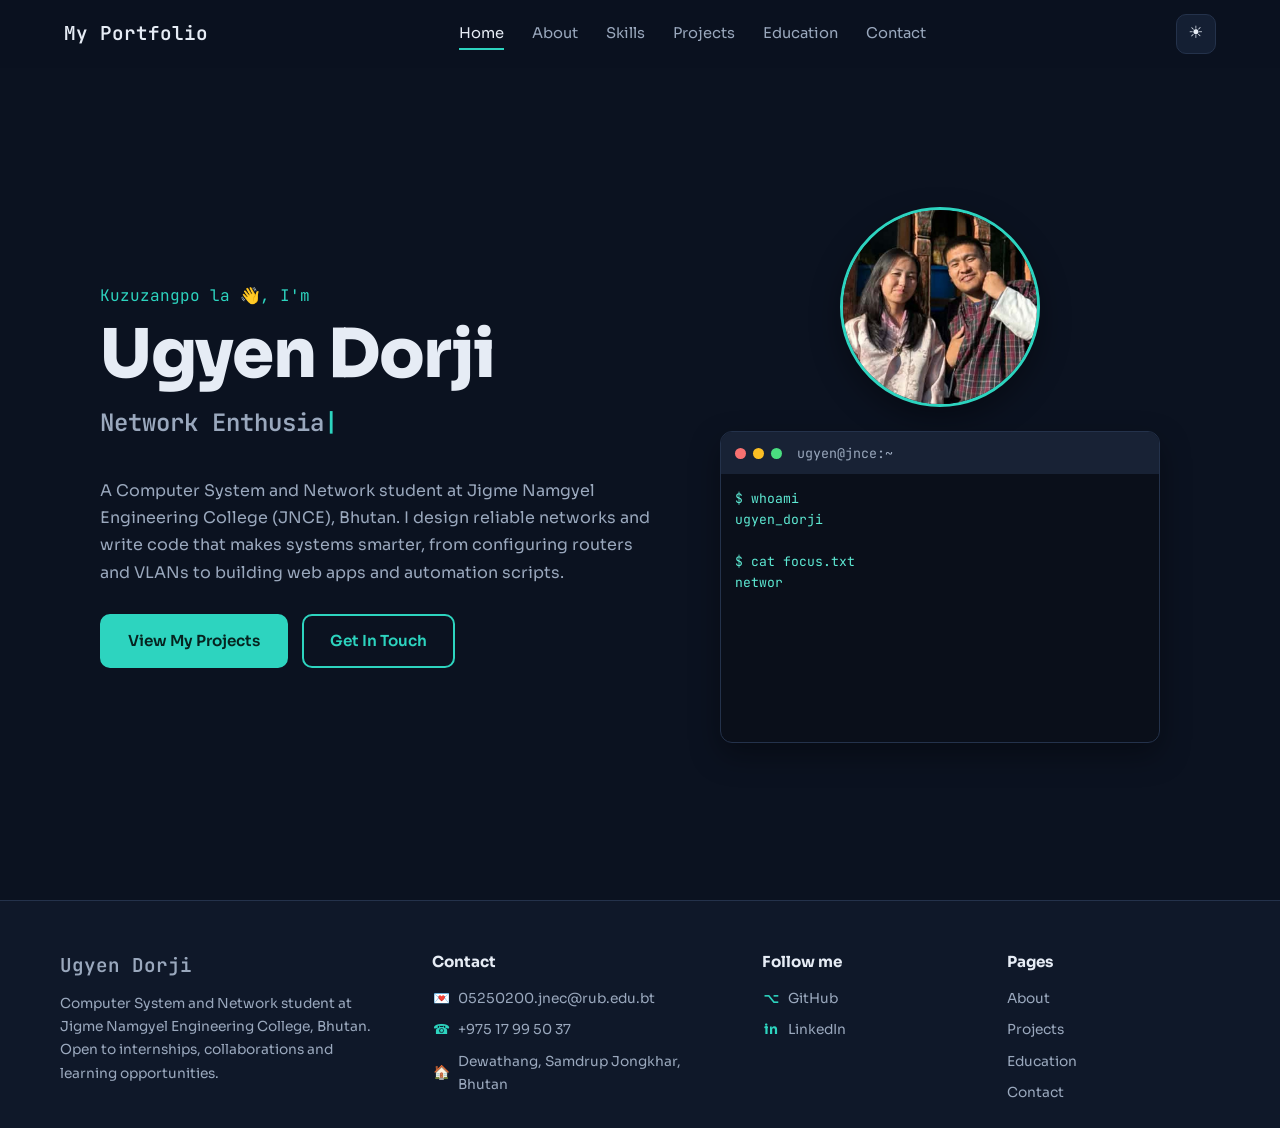
<file: index.html>
<!DOCTYPE html>
<html lang="en" data-theme="dark">
<head>
  <meta charset="UTF-8" />
  <meta name="viewport" content="width=device-width, initial-scale=1.0" />
  <meta name="description" content="Ugyen Dorji - Computer System and Network student at Jigme Namgyel Engineering College (JNCE), Bhutan. Networking and coding portfolio." />
  <title>Ugyen Dorji | Portfolio</title>
  <link rel="preconnect" href="https://fonts.googleapis.com" />
  <link rel="preconnect" href="https://fonts.gstatic.com" crossorigin />
  <link href="https://fonts.googleapis.com/css2?family=Sora:wght@400;600;700;800&family=JetBrains+Mono:wght@400;600&display=swap" rel="stylesheet" />
  <link rel="stylesheet" href="style.css" />
</head>
<body>

  <!-- ============ NAVBAR ============ -->
  <header class="navbar" id="navbar">
    <a href="index.html" class="logo"><span>My Portfolio</span></a>

    <nav class="nav-links" id="navLinks" aria-label="Main navigation">
      <a href="index.html" class="nav-link active" aria-current="page">Home</a>
      <a href="about.html" class="nav-link">About</a>
      <a href="skills.html" class="nav-link">Skills</a>
      <a href="projects.html" class="nav-link">Projects</a>
      <a href="education.html" class="nav-link">Education</a>
      <a href="contact.html" class="nav-link">Contact</a>
    </nav>

    <div class="nav-actions">
      <button class="theme-toggle" id="themeToggle" aria-label="Toggle light and dark theme">
        <span class="icon-sun">☀</span><span class="icon-moon">☾</span>
      </button>
      <button class="hamburger" id="hamburger" aria-label="Open menu" aria-expanded="false">
        <span></span><span></span><span></span>
      </button>
    </div>
  </header>

  <main>
    <section class="hero" id="home">
      <div class="hero-text">
        <p class="hero-greeting">Kuzuzangpo la 👋, I'm</p>
        <h1 class="hero-name">Ugyen Dorji</h1>
        <h2 class="hero-headline">
          <span class="typed" id="typed"></span><span class="cursor">|</span>
        </h2>
        <p class="hero-intro">
          A Computer System and Network student at Jigme Namgyel Engineering College (JNCE), Bhutan.
          I design reliable networks and write code that makes systems smarter, from configuring
          routers and VLANs to building web apps and automation scripts.
        </p>
        <div class="hero-buttons">
          <a href="projects.html" class="btn btn-primary">View My Projects</a>
          <a href="contact.html" class="btn btn-outline">Get In Touch</a>
        </div>
      </div>

      <div class="hero-visual">
        <div class="avatar">
          <img id="avatarImg" src="media/photo.jpg" alt="Ugyen Dorji">
        </div>
        <div class="terminal" aria-label="Decorative terminal">
          <div class="terminal-bar"><i></i><i></i><i></i><small>ugyen@jnce:~</small></div>
          <pre class="terminal-body" id="terminalBody"></pre>
        </div>
      </div>
    </section>
  </main>

  <footer class="footer">
    <div class="footer-inner">
      <div class="footer-about">
        <a href="index.html" class="logo"><span>Ugyen Dorji</span></a>
        <p>Computer System and Network student at Jigme Namgyel Engineering College, Bhutan.
          Open to internships, collaborations and learning opportunities.</p>
      </div>

      <div class="footer-col">
        <h4>Contact</h4>
        <ul>
          <li><a href="mailto:05250200.jnec@rub.edu.bt"><span>💌</span>05250200.jnec@rub.edu.bt</a></li>
          <li><a href="tel:+97517995037"><span>☎️</span>+975 17 99 50 37</a></li>
          <li><span>🏠</span>Dewathang, Samdrup Jongkhar, Bhutan</li>
        </ul>
      </div>

      <div class="footer-col">
        <h4>Follow me</h4>
        <ul>
          <li><a href="https://github.com/ugyendorji" target="_blank" rel="noopener"><span>⌥</span>GitHub</a></li>
          <li><a href="https://www.linkedin.com/jobs/" target="_blank" rel="noopener"><span>in</span>LinkedIn</a></li>
        </ul>
      </div>

      <div class="footer-col">
        <h4>Pages</h4>
        <ul>
          <li><a href="about.html">About</a></li>
          <li><a href="projects.html">Projects</a></li>
          <li><a href="education.html">Education</a></li>
          <li><a href="contact.html">Contact</a></li>
        </ul>
      </div>
    </div>

    <!-- <p class="footer-bottom">Designed &amp; built by <strong>Ugyen Dorji</strong> · © <span id="year"></span></p> -->
  </footer>

  <button class="back-to-top" id="backToTop" aria-label="Back to top">↑</button>

  <script src="script.js"></script>
</body>
</html>
</file>
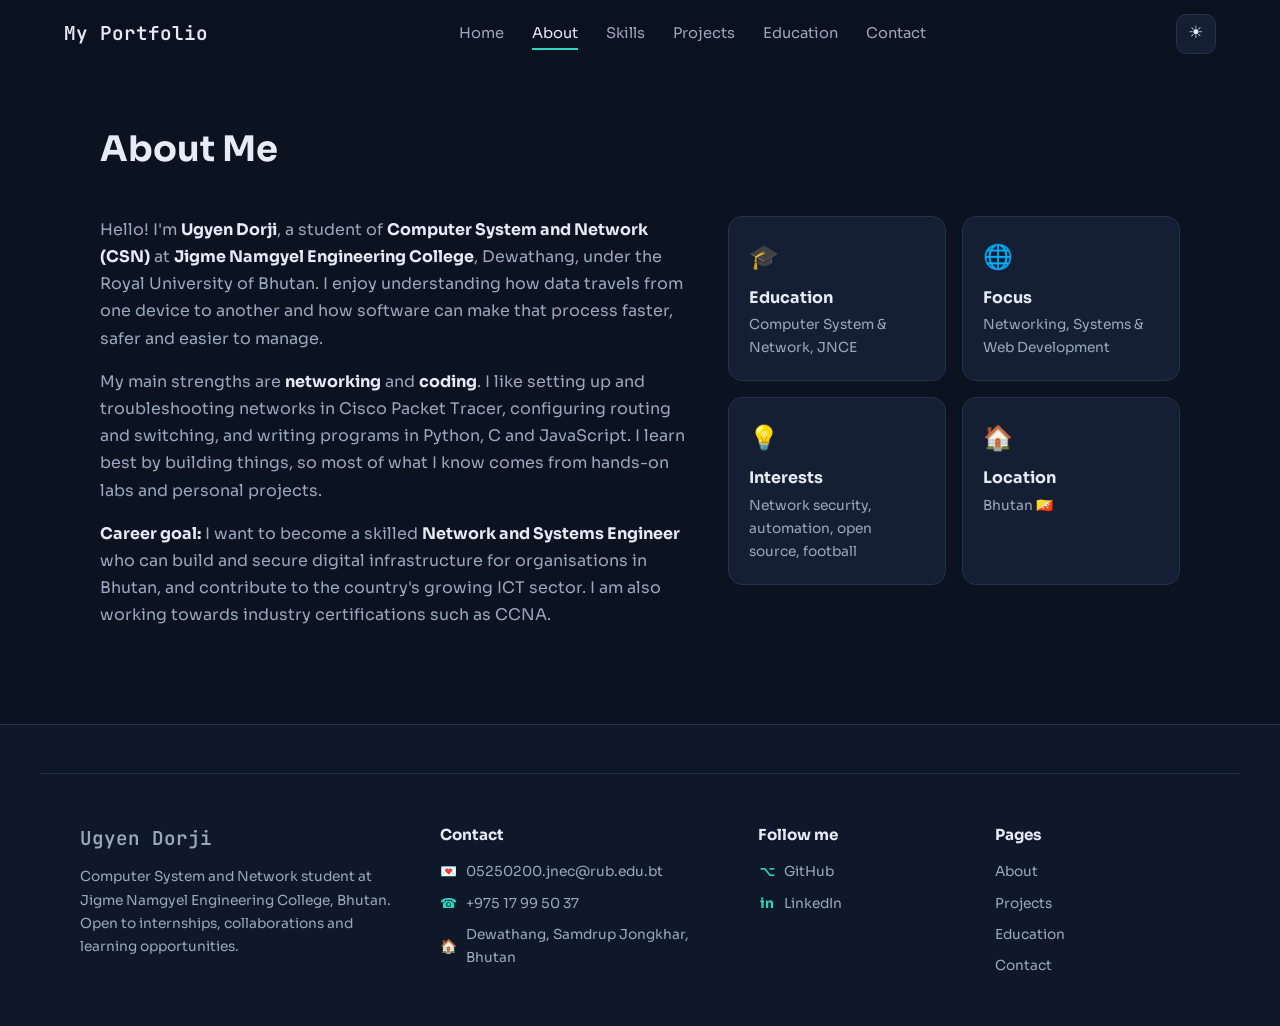
<file: about.html>
<!DOCTYPE html>
<html lang="en" data-theme="dark">
<head>
  <meta charset="UTF-8" />
  <meta name="viewport" content="width=device-width, initial-scale=1.0" />
  <meta name="description" content="About Ugyen Dorji, a Computer System and Network student at JNCE, Bhutan." />
  <title>Ugyen Dorji | About</title>
  <link rel="preconnect" href="https://fonts.googleapis.com" />
  <link rel="preconnect" href="https://fonts.gstatic.com" crossorigin />
  <link href="https://fonts.googleapis.com/css2?family=Sora:wght@400;600;700;800&family=JetBrains+Mono:wght@400;600&display=swap" rel="stylesheet" />
  <link rel="stylesheet" href="style.css" />
</head>
<body>

  <!-- ============ NAVBAR ============ -->
  <header class="navbar" id="navbar">
    <a href="index.html" class="logo"><span></span>My Portfolio<span></span></a>

    <nav class="nav-links" id="navLinks" aria-label="Main navigation">
      <a href="index.html" class="nav-link">Home</a>
      <a href="about.html" class="nav-link active" aria-current="page">About</a>
      <a href="skills.html" class="nav-link">Skills</a>
      <a href="projects.html" class="nav-link">Projects</a>
      <a href="education.html" class="nav-link">Education</a>
      <a href="contact.html" class="nav-link">Contact</a>
    </nav>

    <div class="nav-actions">
      <button class="theme-toggle" id="themeToggle" aria-label="Toggle light and dark theme">
        <span class="icon-sun">☀</span><span class="icon-moon">☾</span>
      </button>
      <button class="hamburger" id="hamburger" aria-label="Open menu" aria-expanded="false">
        <span></span><span></span><span></span>
      </button>
    </div>
  </header>

  <main>
    <section class="section" id="about">
      <h2 class="section-title reveal"><span></span> About Me</h2>
      <div class="about-grid">
        <div class="about-text reveal">
          <p>
            Hello! I'm <strong>Ugyen Dorji</strong>, a student of <strong>Computer System and Network (CSN)</strong>
            at <strong>Jigme Namgyel Engineering College</strong>, Dewathang, under the Royal University of Bhutan.
            I enjoy understanding how data travels from one device to another and how software can make that
            process faster, safer and easier to manage.
          </p>
          <p>
            My main strengths are <strong>networking</strong> and <strong>coding</strong>. I like setting up
            and troubleshooting networks in Cisco Packet Tracer, configuring routing and switching, and writing
            programs in Python, C and JavaScript. I learn best by building things, so most of what I know comes
            from hands-on labs and personal projects.
          </p>
          <p>
            <strong>Career goal:</strong> I want to become a skilled <strong>Network and Systems Engineer</strong>
            who can build and secure digital infrastructure for organisations in Bhutan, and contribute to the
            country's growing ICT sector. I am also working towards industry certifications such as CCNA.
          </p>
        </div>

        <div class="about-cards">
          <div class="info-card reveal">
            <span class="info-icon">🎓</span>
            <h3>Education</h3>
            <p>Computer System &amp; Network, JNCE</p>
          </div>
          <div class="info-card reveal">
            <span class="info-icon">🌐</span>
            <h3>Focus</h3>
            <p>Networking, Systems &amp; Web Development</p>
          </div>
          <div class="info-card reveal">
            <span class="info-icon">💡</span>
            <h3>Interests</h3>
            <p>Network security, automation, open source, football</p>
          </div>
          <div class="info-card reveal">
            <span class="info-icon">🏠</span>
            <h3>Location</h3>
            <p>Bhutan 🇧🇹</p>
          </div>
        </div>
      </div>
    </section>
  </main>

  <footer class="footer">
      <footer class="footer">
    <div class="footer-inner">
      <div class="footer-about">
        <a href="index.html" class="logo"><span></span>Ugyen Dorji<span></span></a>
        <p>Computer System and Network student at Jigme Namgyel Engineering College, Bhutan.
          Open to internships, collaborations and learning opportunities.</p>
      </div>

      <div class="footer-col">
        <h4>Contact</h4>
        <ul>
           <li><a href="mailto:05250200.jnec@rub.edu.bt"><span>💌</span>05250200.jnec@rub.edu.bt</a></li>
          <li><a href="tel:+97517995037"><span>☎️</span>+975 17 99 50 37</a></li>
          <li><span>🏠</span>Dewathang, Samdrup Jongkhar, Bhutan</li>
        </ul>
      </div>

      <div class="footer-col">
        <h4>Follow me</h4>
        <ul>
          <li><a href="https://github.com/ugyendorji" target="_blank" rel="noopener"><span>⌥</span>GitHub</a></li>
          <li><a href="https://www.linkedin.com/jobs/" target="_blank" rel="noopener"><span>in</span>LinkedIn</a></li>
        </ul>
      </div>

      <div class="footer-col">
        <h4>Pages</h4>
        <ul>
          <li><a href="about.html">About</a></li>
          <li><a href="projects.html">Projects</a></li>
          <li><a href="education.html">Education</a></li>
          <li><a href="contact.html">Contact</a></li>
        </ul>
      </div>
    </div>

    <!-- <p class="footer-bottom">Designed &amp; built by <strong>Ugyen Dorji</strong> · © <span id="year"></span></p> -->
  </footer>
  </footer>

  <button class="back-to-top" id="backToTop" aria-label="Back to top">↑</button>

  <script src="script.js"></script>
</body>
</html>
</file>
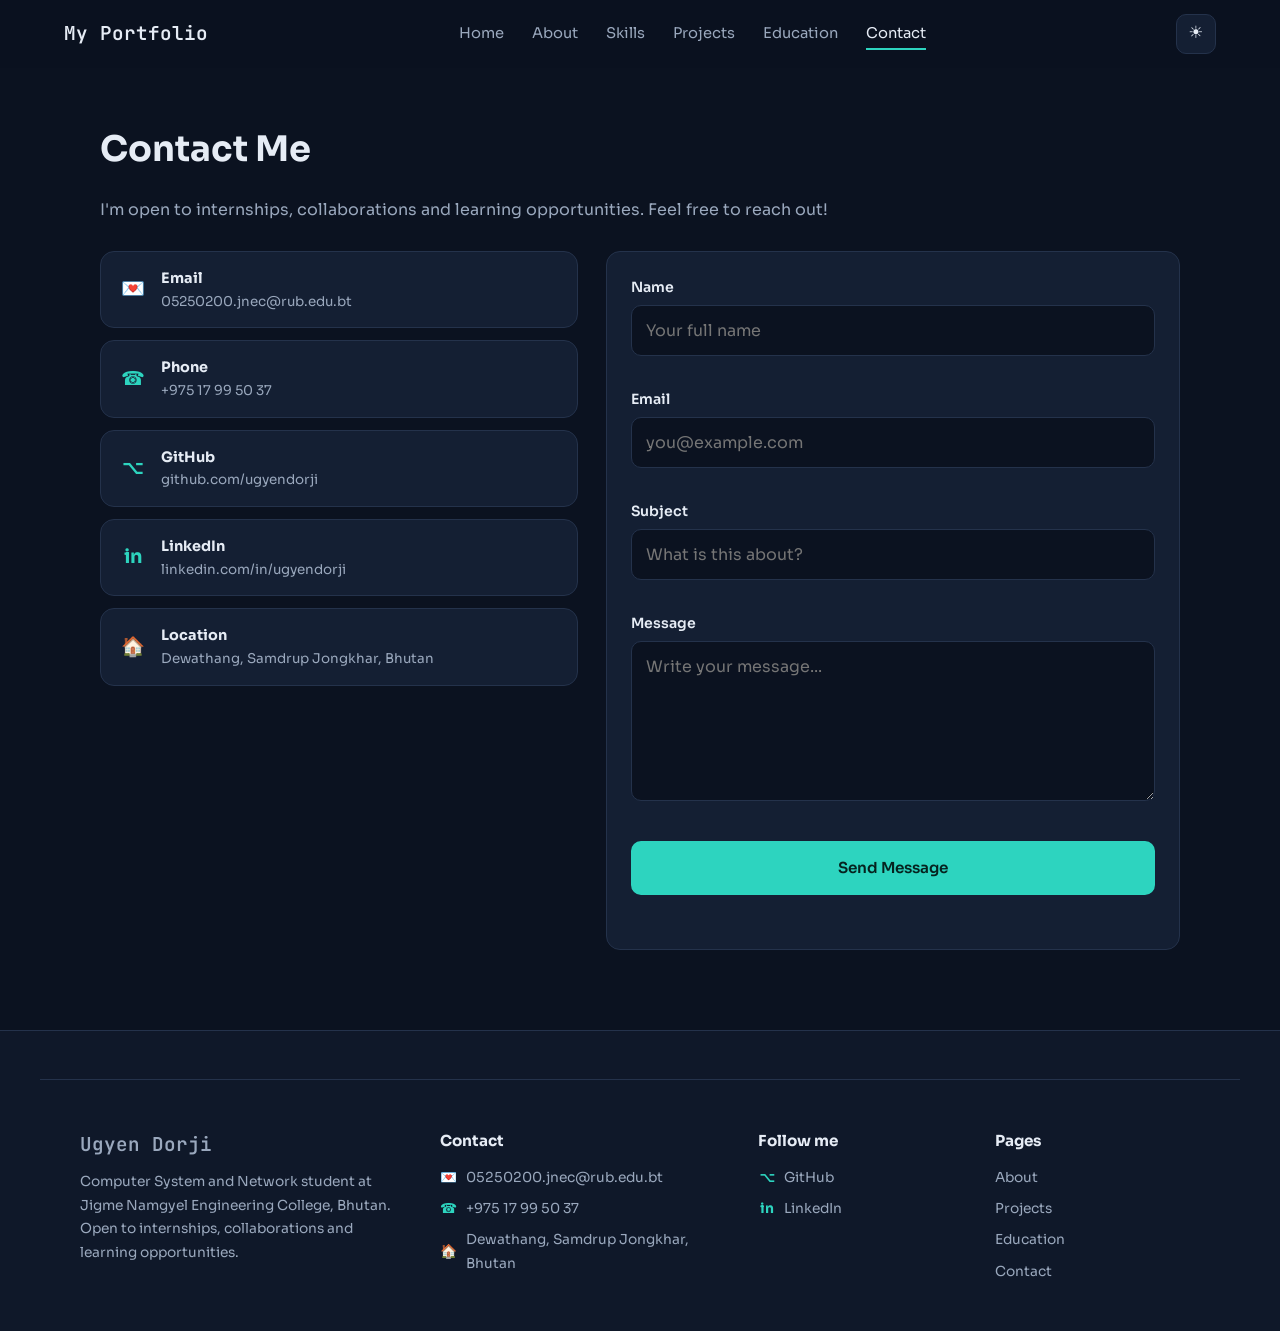
<file: contact.html>
<!DOCTYPE html>
<html lang="en" data-theme="dark">
<head>
  <meta charset="UTF-8" />
  <meta name="viewport" content="width=device-width, initial-scale=1.0" />
  <meta name="description" content="Contact Ugyen Dorji for internships, collaborations and learning opportunities." />
  <title>Ugyen Dorji | Contact</title>
  <link rel="preconnect" href="https://fonts.googleapis.com" />
  <link rel="preconnect" href="https://fonts.gstatic.com" crossorigin />
  <link href="https://fonts.googleapis.com/css2?family=Sora:wght@400;600;700;800&family=JetBrains+Mono:wght@400;600&display=swap" rel="stylesheet" />
  <link rel="stylesheet" href="style.css" />
</head>
<body>

  <!-- ============ NAVBAR ============ -->
  <header class="navbar" id="navbar">
    <a href="index.html" class="logo"><span></span>My Portfolio<span></span></a>

    <nav class="nav-links" id="navLinks" aria-label="Main navigation">
      <a href="index.html" class="nav-link">Home</a>
      <a href="about.html" class="nav-link">About</a>
      <a href="skills.html" class="nav-link">Skills</a>
      <a href="projects.html" class="nav-link">Projects</a>
      <a href="education.html" class="nav-link">Education</a>
      <a href="contact.html" class="nav-link active" aria-current="page">Contact</a>
    </nav>

    <div class="nav-actions">
      <button class="theme-toggle" id="themeToggle" aria-label="Toggle light and dark theme">
        <span class="icon-sun">☀</span><span class="icon-moon">☾</span>
      </button>
      <button class="hamburger" id="hamburger" aria-label="Open menu" aria-expanded="false">
        <span></span><span></span><span></span>
      </button>
    </div>
  </header>

  <main>
    <section class="section" id="contact">
      <h2 class="section-title reveal"><span></span> Contact Me</h2>
      <p class="contact-intro reveal">
        I'm open to internships, collaborations and learning opportunities. Feel free to reach out!
      </p>

      <div class="contact-grid">
        <div class="contact-info reveal">
          <a class="contact-item" href="mailto:05250200.jnec@rub.edu.bt">
            <span>💌</span><div><h4>Email</h4><p id="emailText">05250200.jnec@rub.edu.bt</p></div>
          </a>
          <a class="contact-item" href="tel:+97517995037">
            <span>☎️</span><div><h4>Phone</h4><p>+975 17 99 50 37</p></div>
          </a>
          <a class="contact-item" href="https://github.com/" target="_blank" rel="noopener">
            <span>⌥</span><div><h4>GitHub</h4><p>github.com/ugyendorji</p></div>
          </a>
          <a class="contact-item" href="https://www.linkedin.com/in/ugyendorji" target="_blank" rel="noopener">
            <span>in</span><div><h4>LinkedIn</h4><p>linkedin.com/in/ugyendorji</p></div>
          </a>
          <div class="contact-item static">
            <span>🏠</span><div><h4>Location</h4><p>Dewathang, Samdrup Jongkhar, Bhutan</p></div>
          </div>
        </div>

        <form class="contact-form reveal" id="contactForm" novalidate>
          <div class="form-group">
            <label for="name">Name</label>
            <input type="text" id="name" name="name" placeholder="Your full name" />
            <small class="error"></small>
          </div>
          <div class="form-group">
            <label for="email">Email</label>
            <input type="email" id="email" name="email" placeholder="you@example.com" />
            <small class="error"></small>
          </div>
          <div class="form-group">
            <label for="subject">Subject</label>
            <input type="text" id="subject" name="subject" placeholder="What is this about?" />
            <small class="error"></small>
          </div>
          <div class="form-group">
            <label for="message">Message</label>
            <textarea id="message" name="message" rows="5" placeholder="Write your message..."></textarea>
            <small class="error"></small>
          </div>
          <button type="submit" class="btn btn-primary btn-full">Send Message</button>
          <p class="form-status" id="formStatus" role="status"></p>
        </form>
      </div>
    </section>
  </main>

  <footer class="footer">
      <footer class="footer">
    <div class="footer-inner">
      <div class="footer-about">
        <a href="index.html" class="logo"><span></span>Ugyen Dorji<span></span></a>
        <p>Computer System and Network student at Jigme Namgyel Engineering College, Bhutan.
          Open to internships, collaborations and learning opportunities.</p>
      </div>

      <div class="footer-col">
        <h4>Contact</h4>
        <ul>
          <li><a href="mailto:05250200.jnec@rub.edu.bt"><span>💌</span>05250200.jnec@rub.edu.bt</a></li>
          <li><a href="tel:+97517995037"><span>☎️</span>+975 17 99 50 37</a></li>
          <li><span>🏠</span>Dewathang, Samdrup Jongkhar, Bhutan</li>
        </ul>
      </div>

      <div class="footer-col">
        <h4>Follow me</h4>
        <ul>
          <li><a href="https://github.com/" target="_blank" rel="noopener"><span>⌥</span>GitHub</a></li>
          <li><a href="https://www.linkedin.com/jobs/" target="_blank" rel="noopener"><span>in</span>LinkedIn</a></li>
        </ul>
      </div>

      <div class="footer-col">
        <h4>Pages</h4>
        <ul>
          <li><a href="about.html">About</a></li>
          <li><a href="projects.html">Projects</a></li>
          <li><a href="education.html">Education</a></li>
          <li><a href="contact.html">Contact</a></li>
        </ul>
      </div>
    </div>

    <!-- <p class="footer-bottom">Designed &amp; built by <strong>Ugyen Dorji</strong> · © <span id="year"></span></p> -->
  </footer>
  </footer>

  <button class="back-to-top" id="backToTop" aria-label="Back to top">↑</button>

  <script src="script.js"></script>
</body>
</html>
</file>
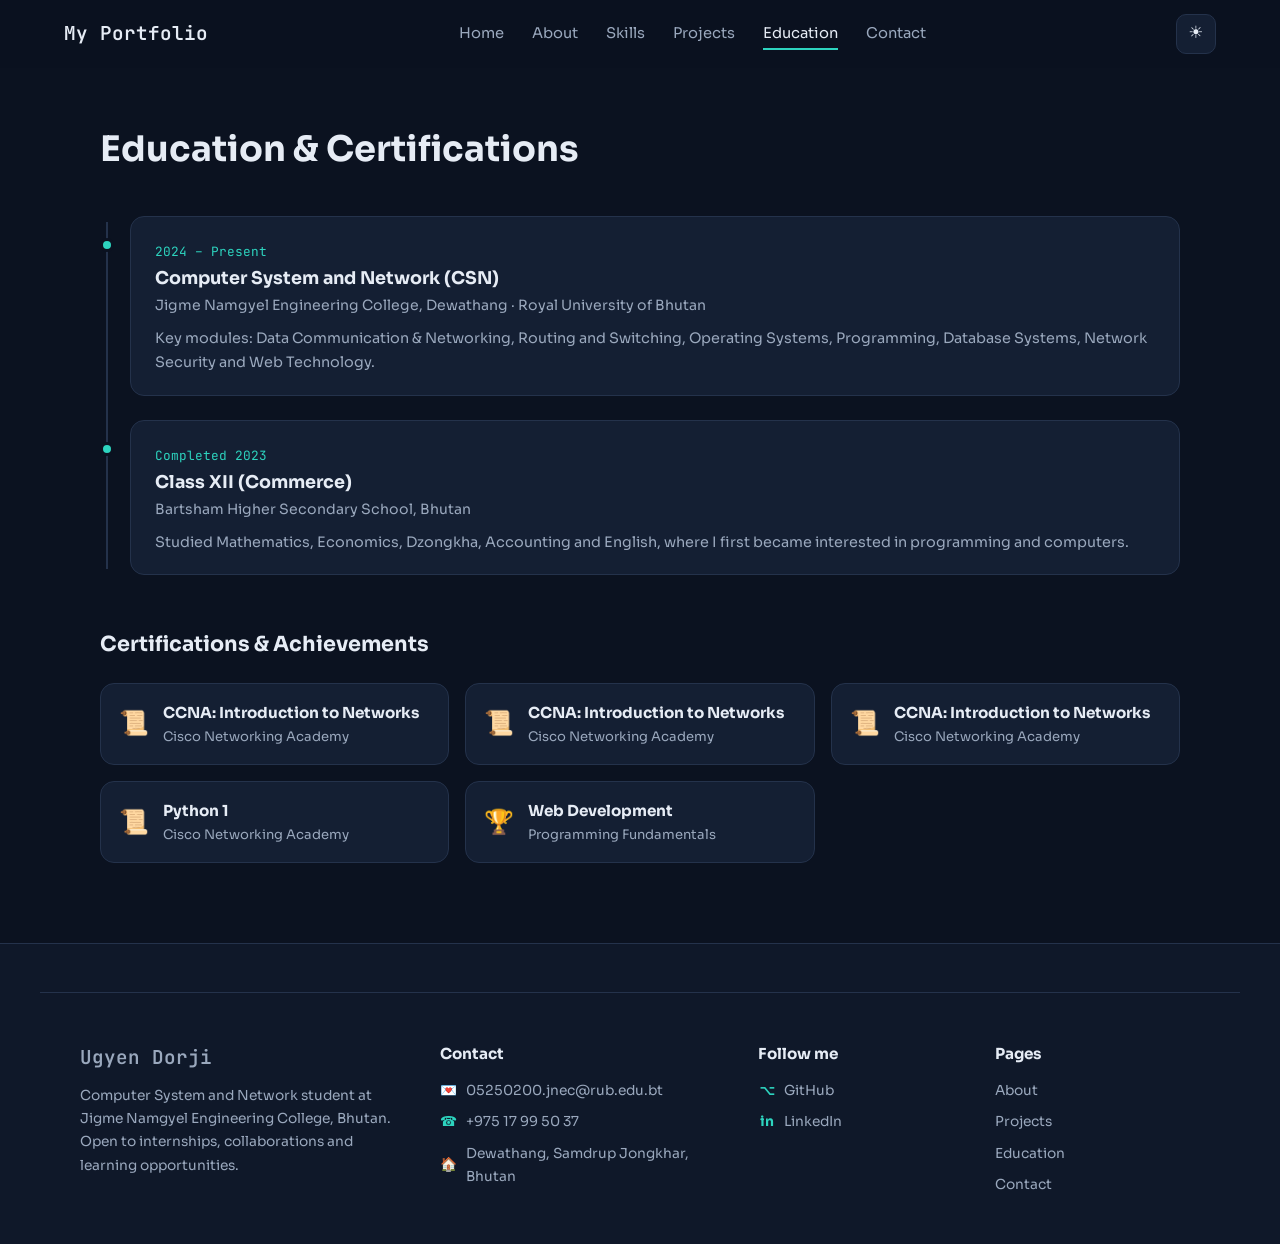
<file: education.html>
<!DOCTYPE html>
<html lang="en" data-theme="dark">
<head>
  <meta charset="UTF-8" />
  <meta name="viewport" content="width=device-width, initial-scale=1.0" />
  <meta name="description" content="Education and certifications of Ugyen Dorji." />
  <title>Ugyen Dorji | Education</title>
  <link rel="preconnect" href="https://fonts.googleapis.com" />
  <link rel="preconnect" href="https://fonts.gstatic.com" crossorigin />
  <link href="https://fonts.googleapis.com/css2?family=Sora:wght@400;600;700;800&family=JetBrains+Mono:wght@400;600&display=swap" rel="stylesheet" />
  <link rel="stylesheet" href="style.css" />
</head>
<body>

  <!-- ============ NAVBAR ============ -->
  <header class="navbar" id="navbar">
    <a href="index.html" class="logo"><span></span>My Portfolio<span></span></a>

    <nav class="nav-links" id="navLinks" aria-label="Main navigation">
      <a href="index.html" class="nav-link">Home</a>
      <a href="about.html" class="nav-link">About</a>
      <a href="skills.html" class="nav-link">Skills</a>
      <a href="projects.html" class="nav-link">Projects</a>
      <a href="education.html" class="nav-link active" aria-current="page">Education</a>
      <a href="contact.html" class="nav-link">Contact</a>
    </nav>

    <div class="nav-actions">
      <button class="theme-toggle" id="themeToggle" aria-label="Toggle light and dark theme">
        <span class="icon-sun">☀</span><span class="icon-moon">☾</span>
      </button>
      <button class="hamburger" id="hamburger" aria-label="Open menu" aria-expanded="false">
        <span></span><span></span><span></span>
      </button>
    </div>
  </header>

  <main>
    <section class="section" id="education">
      <h2 class="section-title reveal"><span></span> Education &amp; Certifications</h2>

      <div class="timeline">
        <div class="timeline-item reveal">
          <div class="timeline-dot"></div>
          <div class="timeline-content">
            <span class="timeline-date">2024 – Present</span>
            <h3>Computer System and Network (CSN)</h3>
            <h4>Jigme Namgyel Engineering College, Dewathang · Royal University of Bhutan</h4>
            <p>Key modules: Data Communication &amp; Networking, Routing and Switching, Operating Systems,
              Programming, Database Systems, Network Security and Web Technology.</p>
          </div>
        </div>

        <div class="timeline-item reveal">
          <div class="timeline-dot"></div>
          <div class="timeline-content">
            <span class="timeline-date">Completed 2023</span>
            <h3>Class XII (Commerce)</h3>
            <h4>Bartsham Higher Secondary School, Bhutan</h4>
            <p>Studied Mathematics, Economics, Dzongkha, Accounting and English, where I first became
              interested in programming and computers.</p>
          </div>
        </div>
      </div>

      <h3 class="sub-title reveal">Certifications &amp; Achievements</h3>
      <div class="cert-grid">
        <div class="cert-card reveal"><span>📜</span><div><h4>CCNA: Introduction to Networks</h4><p>Cisco Networking Academy</p></div></div>
        <div class="cert-card reveal"><span>📜</span><div><h4>CCNA: Introduction to Networks</h4><p>Cisco Networking Academy</p></div></div>
        <div class="cert-card reveal"><span>📜</span><div><h4>CCNA: Introduction to Networks</h4><p>Cisco Networking Academy</p></div></div>
        <div class="cert-card reveal"><span>📜</span><div><h4>Python 1</h4><p>Cisco Networking Academy</p></div></div>
        <div class="cert-card reveal"><span>🏆</span><div><h4>Web Development</h4><p>Programming Fundamentals</p></div></div>
      </div>
    </section>
  </main>

  <footer class="footer">
      <footer class="footer">
    <div class="footer-inner">
      <div class="footer-about">
        <a href="index.html" class="logo"><span></span>Ugyen Dorji<span></span></a>
        <p>Computer System and Network student at Jigme Namgyel Engineering College, Bhutan.
          Open to internships, collaborations and learning opportunities.</p>
      </div>

      <div class="footer-col">
        <h4>Contact</h4>
        <ul>
          <li><a href="mailto:05250200.jnec@rub.edu.bt"><span>💌</span>05250200.jnec@rub.edu.bt</a></li>
          <li><a href="tel:+97517995037"><span>☎️</span>+975 17 99 50 37</a></li>
          <li><span>🏠</span>Dewathang, Samdrup Jongkhar, Bhutan</li>
        </ul>
      </div>

      <div class="footer-col">
        <h4>Follow me</h4>
        <ul>
          <li><a href="https://github.com/ugyendorji" target="_blank" rel="noopener"><span>⌥</span>GitHub</a></li>
          <li><a href="https://www.linkedin.com/jobs/" target="_blank" rel="noopener"><span>in</span>LinkedIn</a></li>
        </ul>
      </div>

      <div class="footer-col">
        <h4>Pages</h4>
        <ul>
          <li><a href="about.html">About</a></li>
          <li><a href="projects.html">Projects</a></li>
          <li><a href="education.html">Education</a></li>
          <li><a href="contact.html">Contact</a></li>
        </ul>
      </div>
    </div>

    <!-- <p class="footer-bottom">Designed &amp; built by <strong>Ugyen Dorji</strong> · © <span id="year"></span></p> -->
  </footer>
    <!-- <p>Designed &amp; built by <strong>Ugyen Dorji</strong> · © <span id="year"></span></p> -->
  <!-- </footer> -->

  <button class="back-to-top" id="backToTop" aria-label="Back to top">↑</button>

  <script src="script.js"></script>
</body>
</html>
</file>
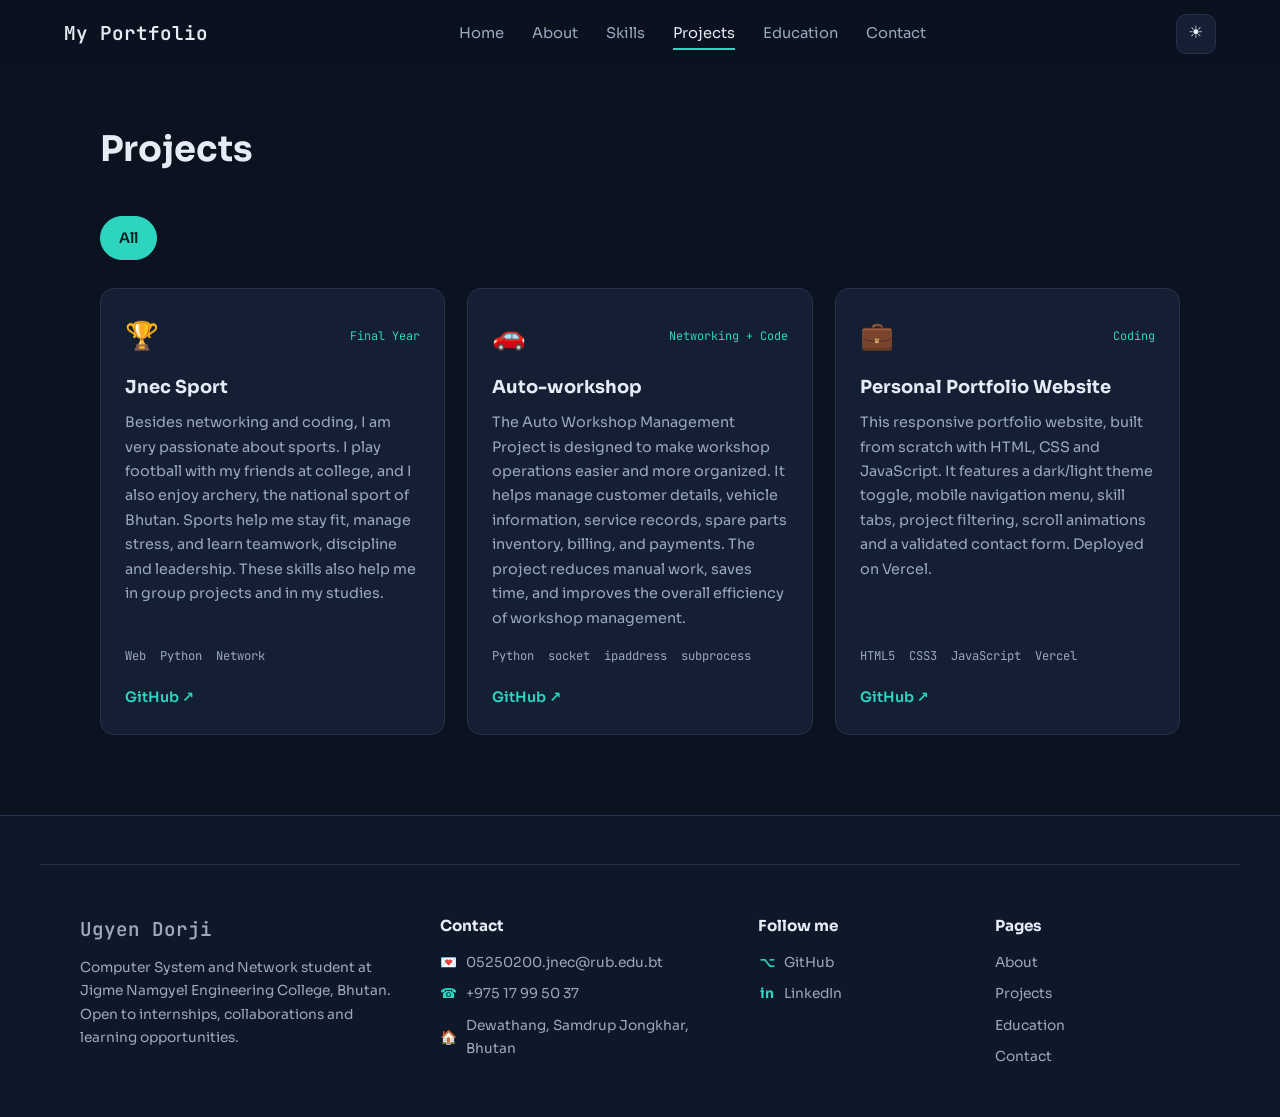
<file: projects.html>
<!DOCTYPE html>
<html lang="en" data-theme="dark">
<head>
  <meta charset="UTF-8" />
  <meta name="viewport" content="width=device-width, initial-scale=1.0" />
  <meta name="description" content="Networking and coding projects by Ugyen Dorji." />
  <title>Ugyen Dorji | Projects</title>
  <link rel="preconnect" href="https://fonts.googleapis.com" />
  <link rel="preconnect" href="https://fonts.gstatic.com" crossorigin />
  <link href="https://fonts.googleapis.com/css2?family=Sora:wght@400;600;700;800&family=JetBrains+Mono:wght@400;600&display=swap" rel="stylesheet" />
  <link rel="stylesheet" href="style.css" />
</head>
<body>

  <!-- ============ NAVBAR ============ -->
  <header class="navbar" id="navbar">
    <a href="index.html" class="logo"><span></span>My Portfolio<span></span></a>

    <nav class="nav-links" id="navLinks" aria-label="Main navigation">
      <a href="index.html" class="nav-link">Home</a>
      <a href="about.html" class="nav-link">About</a>
      <a href="skills.html" class="nav-link">Skills</a>
      <a href="projects.html" class="nav-link active" aria-current="page">Projects</a>
      <a href="education.html" class="nav-link">Education</a>
      <a href="contact.html" class="nav-link">Contact</a>
    </nav>

    <div class="nav-actions">
      <button class="theme-toggle" id="themeToggle" aria-label="Toggle light and dark theme">
        <span class="icon-sun">☀</span><span class="icon-moon">☾</span>
      </button>
      <button class="hamburger" id="hamburger" aria-label="Open menu" aria-expanded="false">
        <span></span><span></span><span></span>
      </button>
    </div>
  </header>

  <main>
    <section class="section" id="projects">
      <h2 class="section-title reveal"><span></span> Projects</h2>

      <div class="filters reveal">
        <button class="filter-btn active" data-filter="all">All</button>
      </div>

      <div class="projects-grid">
        <article class="project-card reveal" data-category="network">
          <div class="project-top"><span class="project-icon">🏆</span><span class="project-tag">Final Year</span></div>
          <h3>Jnec Sport</h3>
          <p>
            Besides networking and coding, I am very passionate about sports. I play football with my friends at college, and I also enjoy archery, the national sport of Bhutan. Sports help me stay fit, manage stress, and learn teamwork, discipline and leadership. These skills also help me in group projects and in my studies.
          </p>
          <ul class="tech"><li>Web</li><li>Python</li><li>Network</li></ul>
          <div class="project-links">
            <a href="https://github.com/05250200jnec-ugyen/jnec-sports-website" target="_blank" rel="noopener">GitHub ↗</a>
          </div>
        </article>

        <article class="project-card reveal" data-category="code network">
          <div class="project-top"><span class="project-icon">🚗</span><span class="project-tag">Networking + Code</span></div>
          <h3>Auto-workshop</h3>
          <p>
            The Auto Workshop Management Project is designed to make workshop operations easier and more organized. It helps manage 
            customer details, vehicle information, service records, spare parts inventory, billing, and payments. The project reduces
             manual work, saves time, and improves the overall efficiency of workshop management.
          </p>
          <ul class="tech"><li>Python</li><li>socket</li><li>ipaddress</li><li>subprocess</li></ul>
          <div class="project-links">
            <a href="https://github.com/05240130jnec-ship-it/auto-workshop" target="_blank" rel="noopener">GitHub ↗</a>
          </div>
        </article>

    
        <article class="project-card reveal" data-category="code">
          <div class="project-top"><span class="project-icon">💼</span><span class="project-tag">Coding</span></div>
          <h3>Personal Portfolio Website</h3>
          <p>
            This responsive portfolio website, built from scratch with HTML, CSS and JavaScript. It features
            a dark/light theme toggle, mobile navigation menu, skill tabs, project filtering, scroll animations
            and a validated contact form. Deployed on Vercel.
          </p>
          <ul class="tech"><li>HTML5</li><li>CSS3</li><li>JavaScript</li><li>Vercel</li></ul>
          <div class="project-links">
            <a href="https://github.com/05250200jnec-ugyen/Student_Portfolio01" target="_blank" rel="noopener">GitHub ↗</a>
          </div>
        </article>
      </div>
    </section>
  </main>

  <footer class="footer">
      <footer class="footer">
    <div class="footer-inner">
      <div class="footer-about">
        <a href="index.html" class="logo"><span></span>Ugyen Dorji<span></span></a>
        <p>Computer System and Network student at Jigme Namgyel Engineering College, Bhutan.
          Open to internships, collaborations and learning opportunities.</p>
      </div>

      <div class="footer-col">
        <h4>Contact</h4>
        <ul>
          <li><a href="mailto:05250200.jnec@rub.edu.bt"><span>💌</span>05250200.jnec@rub.edu.bt</a></li>
          <li><a href="tel:+97517995037"><span>☎️</span>+975 17 99 50 37</a></li>
          <li><span>🏠</span>Dewathang, Samdrup Jongkhar, Bhutan</li>
        </ul>
      </div>

      <div class="footer-col">
        <h4>Follow me</h4>
        <ul>
          <li><a href="https://github.com/ugyendorji" target="_blank" rel="noopener"><span>⌥</span>GitHub</a></li>
          <li><a href="https://www.linkedin.com/jobs/" target="_blank" rel="noopener"><span>in</span>LinkedIn</a></li>
        </ul>
      </div>

      <div class="footer-col">
        <h4>Pages</h4>
        <ul>
          <li><a href="about.html">About</a></li>
          <li><a href="projects.html">Projects</a></li>
          <li><a href="education.html">Education</a></li>
          <li><a href="contact.html">Contact</a></li>
        </ul>
      </div>
    </div>

    <!-- <p class="footer-bottom">Designed &amp; built by <strong>Ugyen Dorji</strong> · © <span id="year"></span></p> -->
  </footer>

  <button class="back-to-top" id="backToTop" aria-label="Back to top">↑</button>

  <script src="script.js"></script>
</body>
</html>
</file>
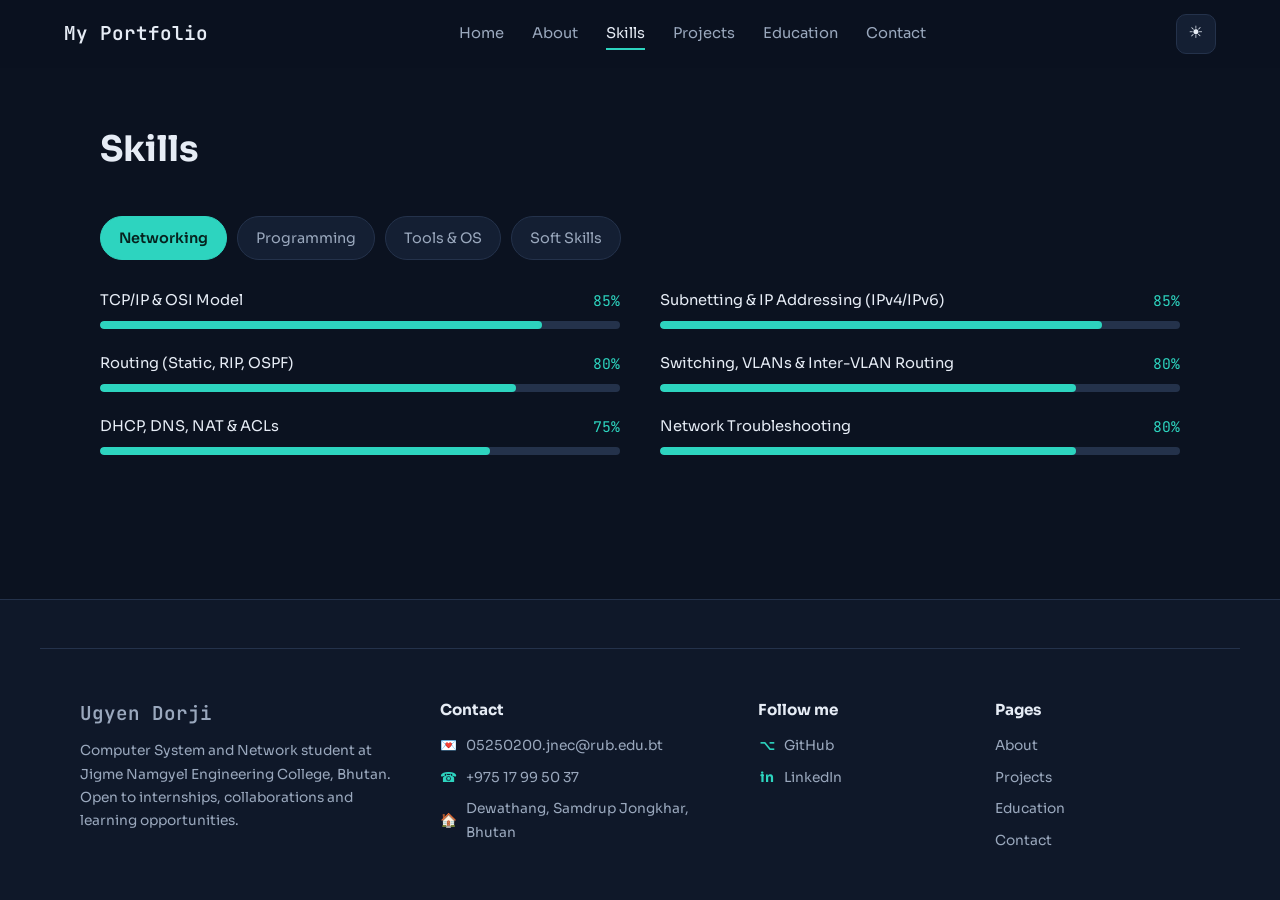
<file: skills.html>
<!DOCTYPE html>
<html lang="en" data-theme="dark">
<head>
  <meta charset="UTF-8" />
  <meta name="viewport" content="width=device-width, initial-scale=1.0" />
  <meta name="description" content="Networking, programming, tools and soft skills of Ugyen Dorji." />
  <title>Ugyen Dorji | Skills</title>
  <link rel="preconnect" href="https://fonts.googleapis.com" />
  <link rel="preconnect" href="https://fonts.gstatic.com" crossorigin />
  <link href="https://fonts.googleapis.com/css2?family=Sora:wght@400;600;700;800&family=JetBrains+Mono:wght@400;600&display=swap" rel="stylesheet" />
  <link rel="stylesheet" href="style.css" />
</head>
<body>

  <!-- ============ NAVBAR ============ -->
  <header class="navbar" id="navbar">
    <a href="index.html" class="logo"><span></span>My Portfolio<span></span></a>

    <nav class="nav-links" id="navLinks" aria-label="Main navigation">
      <a href="index.html" class="nav-link">Home</a>
      <a href="about.html" class="nav-link">About</a>
      <a href="skills.html" class="nav-link active" aria-current="page">Skills</a>
      <a href="projects.html" class="nav-link">Projects</a>
      <a href="education.html" class="nav-link">Education</a>
      <a href="contact.html" class="nav-link">Contact</a>
    </nav>

    <div class="nav-actions">
      <button class="theme-toggle" id="themeToggle" aria-label="Toggle light and dark theme">
        <span class="icon-sun">☀</span><span class="icon-moon">☾</span>
      </button>
      <button class="hamburger" id="hamburger" aria-label="Open menu" aria-expanded="false">
        <span></span><span></span><span></span>
      </button>
    </div>
  </header>

  <main>
    <section class="section" id="skills">
      <h2 class="section-title reveal"><span></span> Skills</h2>

      <div class="skills-tabs reveal" role="tablist">
        <button class="tab-btn active" data-tab="networking" role="tab">Networking</button>
        <button class="tab-btn" data-tab="programming" role="tab">Programming</button>
        <button class="tab-btn" data-tab="tools" role="tab">Tools &amp; OS</button>
        <button class="tab-btn" data-tab="soft" role="tab">Soft Skills</button>
      </div>

      <div class="skills-panel active" id="networking">
        <div class="skill"><div class="skill-head"><span>TCP/IP &amp; OSI Model</span><span>85%</span></div><div class="bar"><div class="fill" data-level="85"></div></div></div>
        <div class="skill"><div class="skill-head"><span>Subnetting &amp; IP Addressing (IPv4/IPv6)</span><span>85%</span></div><div class="bar"><div class="fill" data-level="85"></div></div></div>
        <div class="skill"><div class="skill-head"><span>Routing (Static, RIP, OSPF)</span><span>80%</span></div><div class="bar"><div class="fill" data-level="80"></div></div></div>
        <div class="skill"><div class="skill-head"><span>Switching, VLANs &amp; Inter-VLAN Routing</span><span>80%</span></div><div class="bar"><div class="fill" data-level="80"></div></div></div>
        <div class="skill"><div class="skill-head"><span>DHCP, DNS, NAT &amp; ACLs</span><span>75%</span></div><div class="bar"><div class="fill" data-level="75"></div></div></div>
        <div class="skill"><div class="skill-head"><span>Network Troubleshooting</span><span>80%</span></div><div class="bar"><div class="fill" data-level="80"></div></div></div>
      </div>

      <div class="skills-panel" id="programming">
        <div class="skill"><div class="skill-head"><span>Python</span><span>80%</span></div><div class="bar"><div class="fill" data-level="80"></div></div></div>
        <!-- <div class="skill"><div class="skill-head"><span>C / C++</span><span>70%</span></div><div class="bar"><div class="fill" data-level="70"></div></div></div> -->
        <div class="skill"><div class="skill-head"><span>HTML &amp; CSS</span><span>85%</span></div><div class="bar"><div class="fill" data-level="85"></div></div></div>
        <div class="skill"><div class="skill-head"><span>JavaScript</span><span>75%</span></div><div class="bar"><div class="fill" data-level="75"></div></div></div>
        <div class="skill"><div class="skill-head"><span>SQL / MySQL</span><span>70%</span></div><div class="bar"><div class="fill" data-level="70"></div></div></div>
        <!-- <div class="skill"><div class="skill-head"><span>Bash Scripting</span><span>65%</span></div><div class="bar"><div class="fill" data-level="65"></div></div></div> -->
      </div>

      <div class="skills-panel" id="tools">
        <div class="chips">
          <span class="chip">Cisco Packet Tracer</span><span class="chip">Wireshark</span>
          <span class="chip">Linux (Ubuntu)</span><span class="chip">Windows Server</span>
          <span class="chip">Git &amp; GitHub</span><span class="chip">VS Code</span>
          <span class="chip">VirtualBox / VMware</span><span class="chip">Cisco IOS CLI</span>
          <span class="chip">XAMPP</span><span class="chip">Vercel</span>
          <span class="chip">Nmap</span><span class="chip">PuTTY / SSH</span>
        </div>
      </div>

      <div class="skills-panel" id="soft">
        <div class="chips">
          <span class="chip">Problem Solving</span><span class="chip">Teamwork</span>
          <span class="chip">Communication</span><span class="chip">Time Management</span>
          <span class="chip">Quick Learner</span><span class="chip">Attention to Detail</span>
          <span class="chip">Dzongkha &amp; English</span>
        </div>
      </div>
    </section>
  </main>

  <footer class="footer">
      <footer class="footer">
    <div class="footer-inner">
      <div class="footer-about">
        <a href="index.html" class="logo"><span></span>Ugyen Dorji<span></span></a>
        <p>Computer System and Network student at Jigme Namgyel Engineering College, Bhutan.
          Open to internships, collaborations and learning opportunities.</p>
      </div>

      <div class="footer-col">
        <h4>Contact</h4>
        <ul>
          <li><a href="mailto:05250200.jnec@rub.edu.bt"><span>💌</span>05250200.jnec@rub.edu.bt</a></li>
          <li><a href="tel:+97517995037"><span>☎️</span>+975 17 99 50 37</a></li>
          <li><span>🏠</span>Dewathang, Samdrup Jongkhar, Bhutan</li>
        </ul>
      </div>

      <div class="footer-col">
        <h4>Follow me</h4>
        <ul>
          <li><a href="https://github.com/ugyendorji" target="_blank" rel="noopener"><span>⌥</span>GitHub</a></li>
          <li><a href="https://www.linkedin.com/jobs/" target="_blank" rel="noopener"><span>in</span>LinkedIn</a></li>
        </ul>
      </div>

      <div class="footer-col">
        <h4>Pages</h4>
        <ul>
          <li><a href="about.html">About</a></li>
          <li><a href="projects.html">Projects</a></li>
          <li><a href="education.html">Education</a></li>
          <li><a href="contact.html">Contact</a></li>
        </ul>
      </div>
    </div>

    <!-- <p class="footer-bottom">Designed &amp; built by <strong>Ugyen Dorji</strong> · © <span id="year"></span></p> -->
  </footer>

  <button class="back-to-top" id="backToTop" aria-label="Back to top">↑</button>

  <script src="script.js"></script>
</body>
</html>
</file>
<file: style.css>
/* ============ THEME ============ */
:root,
[data-theme="dark"] {
  --bg: #0b1220;
  --bg-alt: #0f1829;
  --card: #141f33;
  --border: #24324b;
  --text: #e6ecf5;
  --muted: #9aa8bd;
  --accent: #2dd4bf;
  --accent-strong: #5eead4;
  --on-accent: #06231f;
  --error: #f87171;
  --success: #4ade80;
  --nav-bg: rgba(11, 18, 32, 0.85);
  --shadow: 0 12px 30px rgba(0, 0, 0, 0.35);
}

[data-theme="light"] {
  --bg: #f6f8fb;
  --bg-alt: #edf1f7;
  --card: #ffffff;
  --border: #d8e0ea;
  --text: #15202f;
  --muted: #54637a;
  --accent: #0f766e;
  --accent-strong: #0f766e;
  --on-accent: #ffffff;
  --error: #dc2626;
  --success: #15803d;
  --nav-bg: rgba(246, 248, 251, 0.88);
  --shadow: 0 12px 30px rgba(21, 32, 47, 0.1);
}

/* ============ BASE ============ */
*,
*::before,
*::after {
  box-sizing: border-box;
  margin: 0;
  padding: 0;
}

html {
  scroll-behavior: smooth;
  scroll-padding-top: 80px;
}

body {
  font-family: "Sora", system-ui, sans-serif;
  background: var(--bg);
  color: var(--text);
  line-height: 1.7;
  overflow-x: hidden;
  display: flex;
  flex-direction: column;
  min-height: 100vh;
  transition: background 0.3s, color 0.3s;
}

main {
  flex: 1;
}

a {
  color: inherit;
  text-decoration: none;
}

button,
input,
textarea {
  font: inherit;
}

button {
  cursor: pointer;
}

:focus-visible {
  outline: 2px solid var(--accent);
  outline-offset: 2px;
}

/* ============ NAVBAR ============ */
.navbar {
  position: fixed;
  inset: 0 0 auto 0;
  z-index: 100;
  display: flex;
  align-items: center;
  justify-content: space-between;
  height: 68px;
  padding: 0 clamp(16px, 5vw, 64px);
  background: var(--nav-bg);
  backdrop-filter: blur(10px);
  border-bottom: 1px solid transparent;
  transition: border-color 0.3s, box-shadow 0.3s;
}

.navbar.scrolled {
  border-bottom-color: var(--border);
  box-shadow: var(--shadow);
}

.logo {
  font-family: "JetBrains Mono", monospace;
  font-weight: 600;
  font-size: 1.2rem;
}

.logo-bracket {
  color: var(--accent);
}

.logo-bracket:first-child::before {
  content: "<";
}

.logo-bracket:last-child::before {
  content: "/>";
}

.nav-links {
  display: flex;
  gap: 28px;
}

.nav-link {
  position: relative;
  padding: 4px 0;
  font-size: 0.92rem;
  color: var(--muted);
  transition: color 0.2s;
}

.nav-link::after {
  content: "";
  position: absolute;
  left: 0;
  bottom: 0;
  width: 100%;
  height: 2px;
  background: var(--accent);
  transform: scaleX(0);
  transform-origin: left;
  transition: transform 0.25s;
}

.nav-link:hover,
.nav-link.active {
  color: var(--text);
}

.nav-link:hover::after,
.nav-link.active::after {
  transform: scaleX(1);
}

.nav-actions {
  display: flex;
  align-items: center;
  gap: 12px;
}

.theme-toggle {
  width: 40px;
  height: 40px;
  border: 1px solid var(--border);
  border-radius: 10px;
  background: var(--card);
  color: var(--text);
  font-size: 1.05rem;
}

.icon-moon,
[data-theme="light"] .icon-sun {
  display: none;
}

[data-theme="light"] .icon-moon {
  display: inline;
}

.hamburger {
  display: none;
  flex-direction: column;
  justify-content: center;
  gap: 5px;
  width: 40px;
  height: 40px;
  padding: 0 9px;
  border: 1px solid var(--border);
  border-radius: 10px;
  background: var(--card);
}

.hamburger span {
  display: block;
  height: 2px;
  background: var(--text);
  transition: transform 0.25s, opacity 0.25s;
}

.hamburger.open span:nth-child(1) {
  transform: translateY(7px) rotate(45deg);
}

.hamburger.open span:nth-child(2) {
  opacity: 0;
}

.hamburger.open span:nth-child(3) {
  transform: translateY(-7px) rotate(-45deg);
}

/* ============ BUTTONS ============ */
.btn {
  display: inline-block;
  padding: 12px 26px;
  border: 2px solid var(--accent);
  border-radius: 10px;
  font-weight: 600;
  font-size: 0.95rem;
  text-align: center;
  transition: transform 0.2s, background 0.2s, color 0.2s;
}

.btn:hover {
  transform: translateY(-2px);
}

.btn-primary {
  background: var(--accent);
  color: var(--on-accent);
}

.btn-outline {
  background: transparent;
  color: var(--accent);
}

.btn-outline:hover {
  background: var(--accent);
  color: var(--on-accent);
}

.btn-full {
  width: 100%;
}

/* ============ HERO ============ */
.hero {
  display: grid;
  grid-template-columns: 1.15fr 1fr;
  align-items: center;
  gap: 48px;
  max-width: 1160px;
  min-height: 100vh;
  margin: 0 auto;
  padding: 110px clamp(16px, 5vw, 40px) 60px;
}

.hero-text {
  min-width: 0;
}

.hero-greeting {
  font-family: "JetBrains Mono", monospace;
  color: var(--accent);
  margin-bottom: 8px;
}

.hero-name {
  font-size: clamp(2.5rem, 7vw, 4.2rem);
  font-weight: 800;
  line-height: 1.1;
  letter-spacing: -0.02em;
}

.hero-headline {
  min-height: 2.4em;
  margin: 12px 0 16px;
  font-family: "JetBrains Mono", monospace;
  font-size: clamp(1.05rem, 3vw, 1.5rem);
  font-weight: 600;
  color: var(--muted);
}

.cursor {
  color: var(--accent);
  animation: blink 1s step-end infinite;
}

@keyframes blink {
  50% {
    opacity: 0;
  }
}

.hero-intro {
  max-width: 560px;
  color: var(--muted);
}

.hero-buttons {
  display: flex;
  flex-wrap: wrap;
  gap: 14px;
  margin-top: 28px;
}

.hero-visual {
  display: flex;
  flex-direction: column;
  align-items: center;
  gap: 24px;
  min-width: 0;
}

.avatar {
  display: grid;
  place-items: center;
  width: 200px;
  height: 200px;
  flex: none;
  border-radius: 50%;
  overflow: hidden;
  border: 3px solid var(--accent);
  background: var(--card);
  box-shadow: var(--shadow);
  font-family: "JetBrains Mono", monospace;
  font-size: 2.6rem;
  font-weight: 600;
  color: var(--accent);
}

.avatar img {
  width: 100%;
  height: 100%;
  object-fit: cover;
}

.terminal {
  width: 100%;
  max-width: 440px;
  border: 1px solid var(--border);
  border-radius: 12px;
  overflow: hidden;
  background: #0a0f1a;
  box-shadow: var(--shadow);
}

.terminal-bar {
  display: flex;
  align-items: center;
  gap: 7px;
  padding: 10px 14px;
  background: #182235;
}

.terminal-bar i {
  width: 11px;
  height: 11px;
  border-radius: 50%;
  background: #f87171;
}

.terminal-bar i:nth-child(2) {
  background: #fbbf24;
}

.terminal-bar i:nth-child(3) {
  background: #4ade80;
}

.terminal-bar small {
  margin-left: 8px;
  font-family: "JetBrains Mono", monospace;
  color: #9aa8bd;
}

.terminal-body {
  height: 268px;
  padding: 14px;
  overflow: hidden;
  font-family: "JetBrains Mono", monospace;
  font-size: 0.82rem;
  line-height: 1.6;
  color: #5eead4;
  white-space: pre-wrap;
  word-break: break-word;
}

/* ============ SECTIONS ============ */
.section {
  max-width: 1160px;
  margin: 0 auto;
  padding: 80px clamp(16px, 5vw, 40px);
}

/* Each page has one section, so leave room for the fixed navbar */
.section {
  padding-top: 120px;
}

.section-title {
  margin-bottom: 36px;
  font-size: clamp(1.6rem, 4vw, 2.2rem);
  font-weight: 700;
}

.section-title span {
  font-family: "JetBrains Mono", monospace;
  font-size: 0.75em;
  color: var(--accent);
}

.sub-title {
  margin: 52px 0 20px;
  font-size: 1.3rem;
}

/* Only hidden when script.js is running, so the page still works without it */
.js .reveal {
  opacity: 0;
  transform: translateY(24px);
  transition: opacity 0.6s ease, transform 0.6s ease;
}

.js .reveal.visible {
  opacity: 1;
  transform: none;
}

/* ============ ABOUT ============ */
.about-grid {
  display: grid;
  grid-template-columns: 1.3fr 1fr;
  gap: 40px;
}

.about-text p {
  margin-bottom: 16px;
  color: var(--muted);
}

.about-text strong {
  color: var(--text);
}

.about-cards {
  display: grid;
  grid-template-columns: repeat(2, 1fr);
  gap: 16px;
  align-content: start;
}

.info-card,
.project-card,
.timeline-content,
.cert-card,
.contact-item,
.contact-form {
  background: var(--card);
  border: 1px solid var(--border);
  border-radius: 14px;
}

.info-card {
  padding: 20px;
}

.info-icon {
  font-size: 1.5rem;
}

.info-card h3 {
  margin: 6px 0 2px;
  font-size: 1rem;
}

.info-card p {
  font-size: 0.86rem;
  color: var(--muted);
}

/* ============ SKILLS ============ */
.skills-tabs,
.filters {
  display: flex;
  flex-wrap: wrap;
  gap: 10px;
  margin-bottom: 28px;
}

.tab-btn,
.filter-btn {
  padding: 9px 18px;
  border: 1px solid var(--border);
  border-radius: 999px;
  background: var(--card);
  color: var(--muted);
  font-size: 0.9rem;
  transition: background 0.2s, color 0.2s, border-color 0.2s;
}

.tab-btn:hover,
.filter-btn:hover {
  color: var(--text);
  border-color: var(--accent);
}

.tab-btn.active,
.filter-btn.active {
  background: var(--accent);
  border-color: var(--accent);
  color: var(--on-accent);
  font-weight: 600;
}

.skills-panel {
  display: none;
}

.skills-panel.active {
  display: grid;
  grid-template-columns: repeat(2, 1fr);
  gap: 22px 40px;
}

.skill-head {
  display: flex;
  justify-content: space-between;
  gap: 12px;
  margin-bottom: 8px;
  font-size: 0.92rem;
}

.skill-head span:last-child {
  font-family: "JetBrains Mono", monospace;
  color: var(--accent);
}

.bar {
  height: 8px;
  border-radius: 999px;
  overflow: hidden;
  background: var(--border);
}

.fill {
  width: 0;
  height: 100%;
  border-radius: inherit;
  background: var(--accent);
  transition: width 0.9s ease;
}

.chips {
  grid-column: 1 / -1;
  display: flex;
  flex-wrap: wrap;
  gap: 10px;
}

.chip {
  padding: 8px 16px;
  border: 1px solid var(--border);
  border-radius: 10px;
  background: var(--card);
  font-size: 0.9rem;
}

/* ============ PROJECTS ============ */
.projects-grid {
  display: grid;
  grid-template-columns: repeat(auto-fill, minmax(min(100%, 320px), 1fr));
  gap: 22px;
}

.project-card {
  display: flex;
  flex-direction: column;
  padding: 24px;
  transition: transform 0.25s, border-color 0.25s, opacity 0.6s;
}

.project-card:hover {
  border-color: var(--accent);
}

.project-card.hidden {
  display: none;
}

.project-top {
  display: flex;
  align-items: center;
  justify-content: space-between;
  margin-bottom: 12px;
}

.project-icon {
  font-size: 1.7rem;
}

.project-tag {
  font-family: "JetBrains Mono", monospace;
  font-size: 0.74rem;
  color: var(--accent);
}

.project-card h3 {
  margin-bottom: 8px;
  font-size: 1.12rem;
}

.project-card p {
  flex: 1;
  font-size: 0.9rem;
  color: var(--muted);
}

.tech {
  display: flex;
  flex-wrap: wrap;
  gap: 6px 14px;
  margin: 16px 0;
  list-style: none;
  font-family: "JetBrains Mono", monospace;
  font-size: 0.76rem;
  color: var(--muted);
}

.project-links a {
  font-weight: 600;
  font-size: 0.9rem;
  color: var(--accent);
}

.project-links a:hover {
  text-decoration: underline;
}

/* ============ EDUCATION ============ */
.timeline {
  position: relative;
  padding-left: 30px;
}

.timeline::before {
  content: "";
  position: absolute;
  top: 6px;
  bottom: 6px;
  left: 6px;
  width: 2px;
  background: var(--border);
}

.timeline-item {
  position: relative;
  margin-bottom: 24px;
}

.timeline-dot {
  position: absolute;
  top: 22px;
  left: -30px;
  width: 14px;
  height: 14px;
  border-radius: 50%;
  background: var(--accent);
  border: 3px solid var(--bg);
}

.timeline-content {
  padding: 20px 24px;
}

.timeline-date {
  font-family: "JetBrains Mono", monospace;
  font-size: 0.8rem;
  color: var(--accent);
}

.timeline-content h3 {
  font-size: 1.1rem;
}

.timeline-content h4 {
  margin-bottom: 8px;
  font-size: 0.88rem;
  font-weight: 400;
  color: var(--muted);
}

.timeline-content p {
  font-size: 0.9rem;
  color: var(--muted);
}

.cert-grid {
  display: grid;
  grid-template-columns: repeat(auto-fill, minmax(min(100%, 260px), 1fr));
  gap: 16px;
}

.cert-card {
  display: flex;
  align-items: center;
  gap: 14px;
  padding: 16px 18px;
}

.cert-card > span {
  font-size: 1.5rem;
}

.cert-card h4 {
  font-size: 0.95rem;
}

.cert-card p {
  font-size: 0.82rem;
  color: var(--muted);
}

/* ============ CONTACT ============ */
.contact-intro {
  margin: -20px 0 28px;
  color: var(--muted);
}

.contact-grid {
  display: grid;
  grid-template-columns: 1fr 1.2fr;
  gap: 28px;
  align-items: start;
}

.contact-info {
  display: grid;
  gap: 12px;
  min-width: 0;
}

.contact-item {
  display: flex;
  align-items: center;
  gap: 14px;
  padding: 14px 18px;
  min-width: 0;
  transition: border-color 0.2s, transform 0.2s;
}

a.contact-item:hover {
  border-color: var(--accent);
  transform: translateX(4px);
}

.contact-item > span {
  flex: none;
  width: 28px;
  font-size: 1.2rem;
  font-weight: 700;
  text-align: center;
  color: var(--accent);
}

.contact-item > div {
  min-width: 0;
}

.contact-item h4 {
  font-size: 0.9rem;
}

.contact-item p {
  font-size: 0.84rem;
  color: var(--muted);
  overflow-wrap: anywhere;
}

.contact-form {
  padding: 24px;
  min-width: 0;
}

.form-group {
  margin-bottom: 14px;
}

.form-group label {
  display: block;
  margin-bottom: 5px;
  font-size: 0.88rem;
  font-weight: 600;
}

.form-group input,
.form-group textarea {
  width: 100%;
  padding: 11px 14px;
  border: 1px solid var(--border);
  border-radius: 10px;
  background: var(--bg);
  color: var(--text);
  resize: vertical;
}

.form-group input:focus,
.form-group textarea:focus {
  outline: none;
  border-color: var(--accent);
}

.form-group.invalid input,
.form-group.invalid textarea {
  border-color: var(--error);
}

.error {
  display: block;
  min-height: 1.2em;
  margin-top: 3px;
  font-size: 0.78rem;
  color: var(--error);
}

.form-status {
  min-height: 1.4em;
  margin-top: 10px;
  font-size: 0.88rem;
  text-align: center;
  color: var(--success);
}

/* ============ FOOTER ============ */
.footer {
  padding: 26px 16px;
  border-top: 1px solid var(--border);
  text-align: center;
  font-size: 0.86rem;
  color: var(--muted);
}

.back-to-top {
  position: fixed;
  right: 20px;
  bottom: 20px;
  z-index: 90;
  width: 44px;
  height: 44px;
  border: none;
  border-radius: 12px;
  background: var(--accent);
  color: var(--on-accent);
  font-size: 1.2rem;
  font-weight: 700;
  opacity: 0;
  visibility: hidden;
  transform: translateY(10px);
  transition: opacity 0.25s, transform 0.25s, visibility 0.25s;
}

.back-to-top.show {
  opacity: 1;
  visibility: visible;
  transform: none;
}

/* ============ RESPONSIVE ============ */
@media (max-width: 900px) {
  .hero,
  .about-grid,
  .contact-grid {
    grid-template-columns: 1fr;
  }

  .hero {
    min-height: auto;
    gap: 36px;
  }

  .hamburger {
    display: flex;
  }

  .nav-links {
    position: fixed;
    top: 68px;
    left: 0;
    right: 0;
    flex-direction: column;
    gap: 0;
    padding: 8px 16px 16px;
    background: var(--bg-alt);
    border-bottom: 1px solid var(--border);
    box-shadow: var(--shadow);
    opacity: 0;
    visibility: hidden;
    transform: translateY(-10px);
    transition: opacity 0.25s, transform 0.25s, visibility 0.25s;
  }

  .nav-links.open {
    opacity: 1;
    visibility: visible;
    transform: none;
  }

  .nav-link {
    padding: 12px 4px;
    font-size: 1rem;
  }

  .nav-link::after {
    display: none;
  }

  .nav-link.active {
    color: var(--accent);
  }
}

@media (max-width: 640px) {
  .section {
    padding: 100px 16px 56px;
  }

  .skills-panel.active {
    grid-template-columns: 1fr;
  }
}

@media (max-width: 420px) {
  .about-cards {
    grid-template-columns: 1fr;
  }

  .hero-buttons .btn {
    width: 100%;
  }
}

@media (prefers-reduced-motion: reduce) {
  html {
    scroll-behavior: auto;
  }

  *,
  *::before,
  *::after {
    animation: none !important;
    transition: none !important;
  }

  .js .reveal {
    opacity: 1;
    transform: none;
  }
}

/* ============ FOOTER CONTACT DETAILS ============ */
.footer {
  padding: 48px clamp(16px, 5vw, 40px) 24px;
  background: var(--bg-alt);
  text-align: left;
}

.footer-inner {
  display: grid;
  grid-template-columns: 1.6fr 1.4fr 1fr 1fr;
  gap: 32px;
  max-width: 1160px;
  margin: 0 auto;
}

.footer-about p {
  max-width: 320px;
  margin-top: 10px;
  font-size: 0.86rem;
  color: var(--muted);
}

.footer-col h4 {
  margin-bottom: 12px;
  font-size: 0.95rem;
  color: var(--text);
}

.footer-col ul {
  display: grid;
  gap: 8px;
  list-style: none;
}

.footer-col li,
.footer-col a {
  display: flex;
  align-items: center;
  gap: 8px;
  font-size: 0.86rem;
  color: var(--muted);
  overflow-wrap: anywhere;
}

.footer-col a:hover {
  color: var(--accent);
}

.footer-col li span {
  flex: none;
  width: 18px;
  font-weight: 700;
  text-align: center;
  color: var(--accent);
}

.footer-bottom {
  max-width: 1160px;
  margin: 36px auto 0;
  padding-top: 20px;
  border-top: 1px solid var(--border);
  font-size: 0.84rem;
  text-align: center;
  color: var(--muted);
}

@media (max-width: 900px) {
  .footer-inner {
    grid-template-columns: 1fr 1fr;
  }
}

@media (max-width: 480px) {
  .footer-inner {
    grid-template-columns: 1fr;
  }
}

/* Profile slideshow */
/* .avatar {
  position: relative;
}

.avatar img {
  position: absolute;
  inset: 0;
  width: 100%;
  height: 100%;
  object-fit: cover;
  opacity: 0;
  transition: opacity 1s ease;
}

/* First image stays in place so the avatar keeps its size */
/* .avatar img:first-child {
  position: relative;
}

.avatar img.active {
  opacity: 1; */ */
/* } */
</file>
